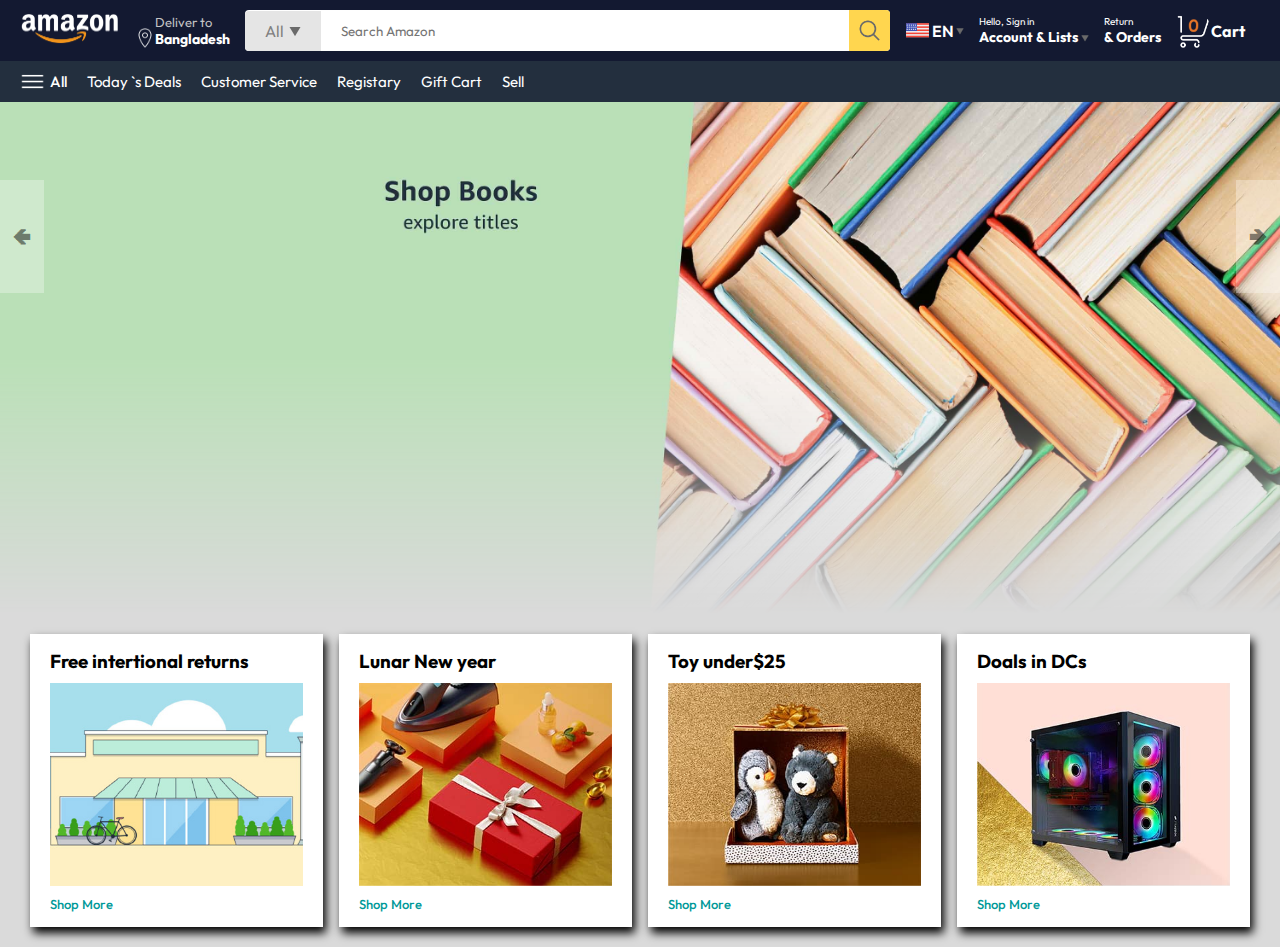
<file: index.html>
<!DOCTYPE html>
<html lang="en">
<head>
    <meta charset="UTF-8">
    <meta name="viewport" content="width=device-width, initial-scale=1.0">
    <title>Amazon</title>
    <link rel="stylesheet" href="style.css">
</head>
<body>
    <nav>
        
        <a href="/">
            <img src="img/amazon_logo.png" width="100" alt="amazon">
        </a>
        <div class="nav-country">
            <img src="img/location_icon.png" height="20" alt="">
            <div>
                <p>Deliver to</p>
                <h1>Bangladesh</h1>
            </div>
        </div>
        <div class="nav-search">
            <div class="nav-search-gategory">
                <p>All</p>
                <img src="img/dropdown_icon.png" height="12" alt="">
            </div>
            <input type="text" class="nav-search-input" placeholder="Search Amazon">
            <img src="img/search_icon.png" class="nav-search-icon" alt="">
        </div>
        <div class="nav-language">
            <img src="img/us_flag.png" alt="" width="25px">
            <p>EN</p>
            <img src="img/dropdown_icon.png" alt="" width="8px">
        </div>

        <div class="nav-text">
            <p>Hello, Sign in</p>
            <h1>Account & Lists <img src="img/dropdown_icon.png" width="8px" alt=""></h1>
        </div>
        <div class="nav-text">
            <p>Return</p>
            <h1>& Orders</h1>
        </div>
        <a href="" class="nav-cart">
            <img src="img/cart_icon.png"  width="35px">
            <h4>Cart</h4>
        </a>
    </nav>

    <div class="nav-bottom">

        <div>
            <img src="img/menu_icon.png" width="25px" alt="">
            <p>All</p>
        </div>
        <p>Today `s Deals</p>
        <p>Customer Service</p>
        <p>Registary</p>
        <p>Gift Cart</p>
        <p>Sell</p>
    </div>

    <div class="heder-slider">
        <a href="#" class="control_prev">&#129144</a>
        <a href="#" class="control_next">&#129146</a>
        <ul>
            <img src="img/header1.jpg"  class="header-img">
            <img src="img/header2.jpg"  class="header-img">
            <img src="img/header3.jpg"  class="header-img">
            <img src="img/header4.jpg"  class="header-img">
            <img src="img/header5.jpg"  class="header-img">
            <img src="img/header6.jpg"  class="header-img">
        </ul>
    </div>

    <div class="dox-row">
        <div class="box-col">
            <h3>Free intertional returns</h3>
            <img src="img/box1-1.jpg" alt="">
            <a href="#">Shop More</a>
        </div>
        <div class="box-col">
            <h3>Lunar New year</h3>
            <img src="img/box1-2.jpg" alt="">
            <a href="#">Shop More</a>
        </div>
        <div class="box-col">
            <h3>Toy under$25</h3>
            <img src="img/box1-3.jpg" alt="">
            <a href="#">Shop More</a>
        </div>
        <div class="box-col">
            <h3>Doals in DCs</h3>
            <img src="img/box1-4.jpg" alt="">
            <a href="#">Shop More</a>
        </div>
    </div>

<script src="script.js"></script>
</body>
</html>
</file>
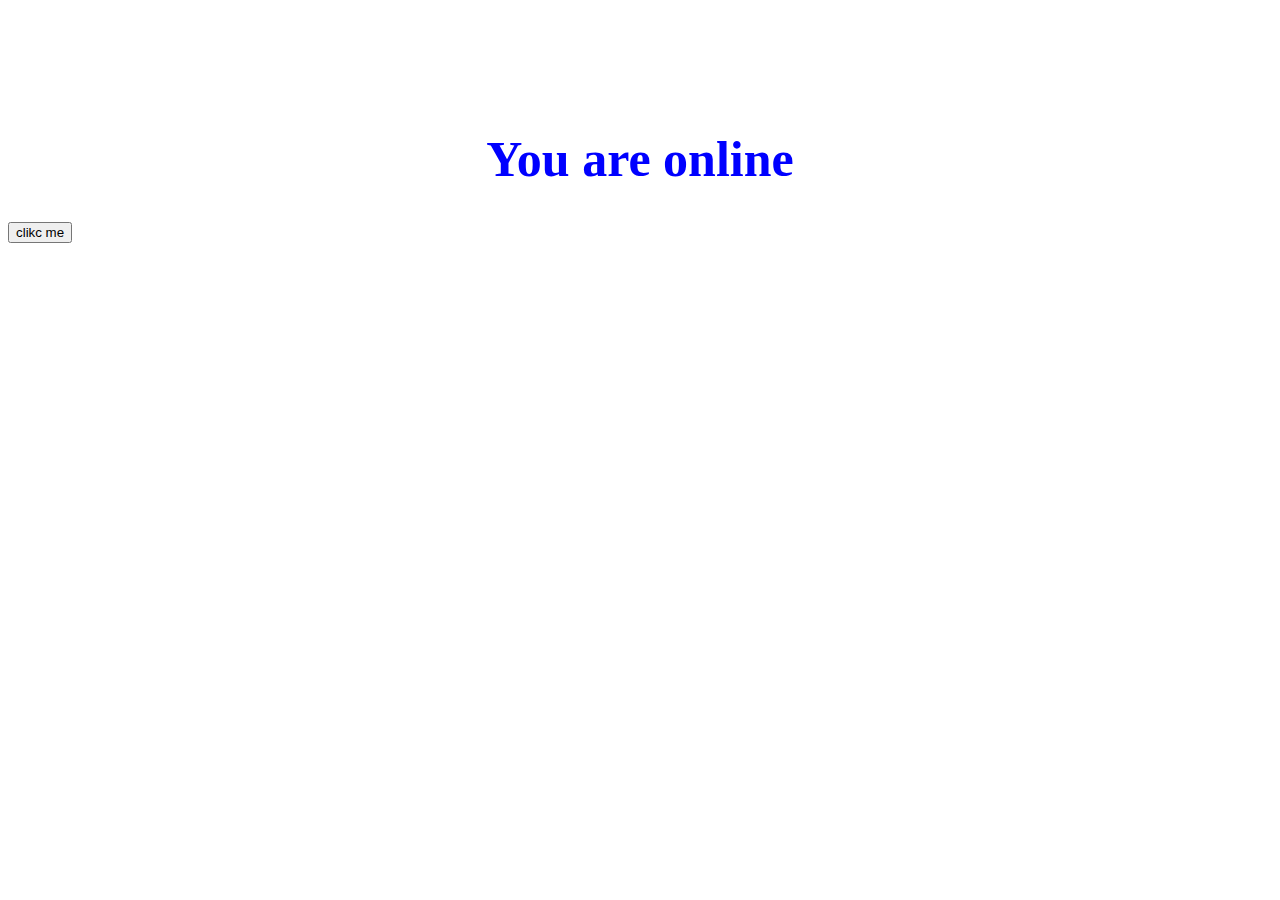
<file: online.html>
<!DOCTYPE html>
<html lang="en">
<head>
    <meta charset="UTF-8">
    <meta name="viewport" content="width=device-width, initial-scale=1.0">
    <title>Document</title>
    <style>
        #title{
            color: black;
            margin-top:130px ;
            text-align: center;
            font-size: 50px;
        }
    </style>
</head>
<body>
    
    
    <h1 id="title"></h1>
      
    <button id="button">clikc me</button>

<p id="demo"></p>

    <script>

const dutton = document.getElementById("button")
button.addEventListener('click', function(){
    console.log('HELLO WORLD');
});



var title = document.getElementById("title");

window.addEventListener('online', set);
window.addEventListener('offline', set);

function set() {
    if (navigator.onLine) {
        title.innerHTML = "You are online";
        title.style.color ="blue";
    } else {
        title.innerHTML = "You are offline";
        title.style.color = "green";
    }
}

set();





    </script>
</body>
</html>
</file>
<file: style.css>
@import url('https://fonts.googleapis.com/css2?family=Outfit:wght@400;500;600;700;800&display=swap');

*{
    margin: 0;
    padding: 0;
    box-sizing: border-box;
    font-family:Outfit ;
}

body{
    background:#dadada;
}

a{
    text-decoration: none;
    color: inherit;
}

nav{
    display: flex;
    align-items: center;
    justify-content: space-between;
    background: #131931;
    padding: 10px 20px;
    color: #fff;
}
.nav-country{
    display: flex;
    align-items: end;
    margin-left: 15px;
    font-size:13px ;
    color: #c4c4c4;
}
.nav-country h1{
    color: #fff;
    font-size: 14px;
}

.nav-search{
    flex: 1;
    display: flex;
    align-items: center;
    background:#fff;
    color: gray;
    max-width: 1000px;
    border-radius: 4px;
    margin-left: 15px;
}

.nav-search-gategory{
    display: flex;
    align-items: center;
    padding: 10px 20px;
    gap: 5px;
    background: #e5e5e5;
    border-radius: 4px 0 0 4px;
}
.nav-search-input{
    border: none;
    outline: none;
    padding-left: 20px;
    width: 100%;
}
.nav-search-icon{
    max-width: 41px;
    padding: 8px;
    background: #ffd64f;
    border-radius: 0 4px 4px 0;
}

.nav-language{
    display: flex;
    align-items: center;
    gap: 2px;
    font-weight: 600;
    margin-left: 15px;
}

.nav-text{
    margin-left: 15px;
}
.nav-text p{
    font-size: 10px;
}
.nav-text h1{
    font-size: 14px;
}

.nav-cart{
    display: flex;
    align-items: center;
    margin: 0px 15px;
}
.nav-bottom{
    display: flex;
    align-items: center;
    gap: 20px;
    padding: 8px 20px;
    background: #232f3e;
    color: #fff;
    font-size: 15px;
}
.nav-bottom div{
    display: flex;
    align-items: center;
    gap: 5px;
    font-weight: 500;
}

.heder-slider ul{
    display: flex;
    overflow-y: hidden;
}
.header-img{
    max-width: 100%;
    mask-image:linear-gradient(to bottom, #000000 50%, transparent 100%) ;
}
.heder-slider a{
    position: absolute;
    top: 20%;
    z-index: 1;
    padding: 5vh 1vw;
    background: #ffffff4f;
    color: #0000007b;
    text-decoration: none;
    font-weight: 600;
    font-size: 18px;
    cursor: pointer;
}
.control_next{
    right: 0;
}
.dox-row{
    display: flex;
    flex-wrap: wrap;
    row-gap: 20px;
    justify-content: space-between;
    margin: 20px 30px;
}
.box-col{
    display: flex;
    flex-direction: column;
    gap: 10px;
    padding: 15px 20px;
    background: #fff;
    max-width: 24%;
    min-height: 200px;
    box-shadow: 3px 6px 9px black;
}
.box-col a{
    font-size: 13px;
    color: #009999;
    font-weight: 500;
}
</file>
